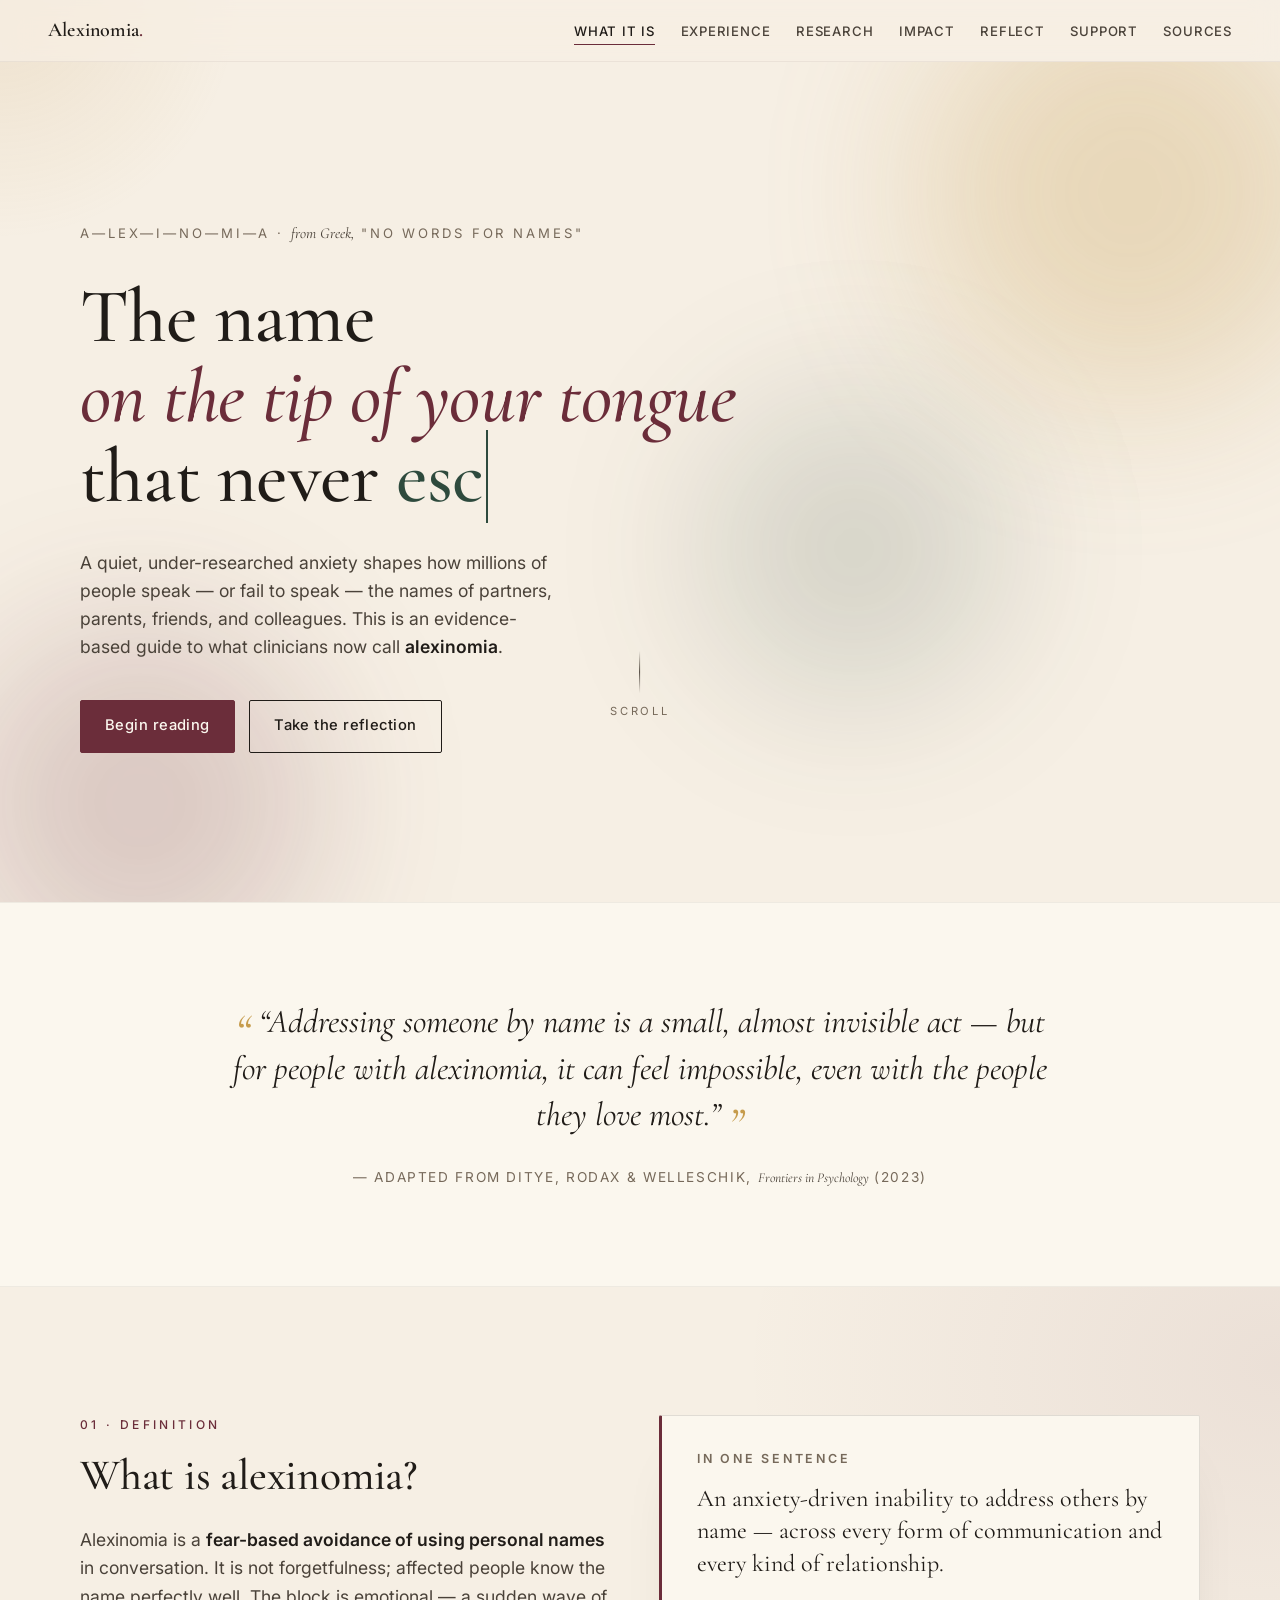
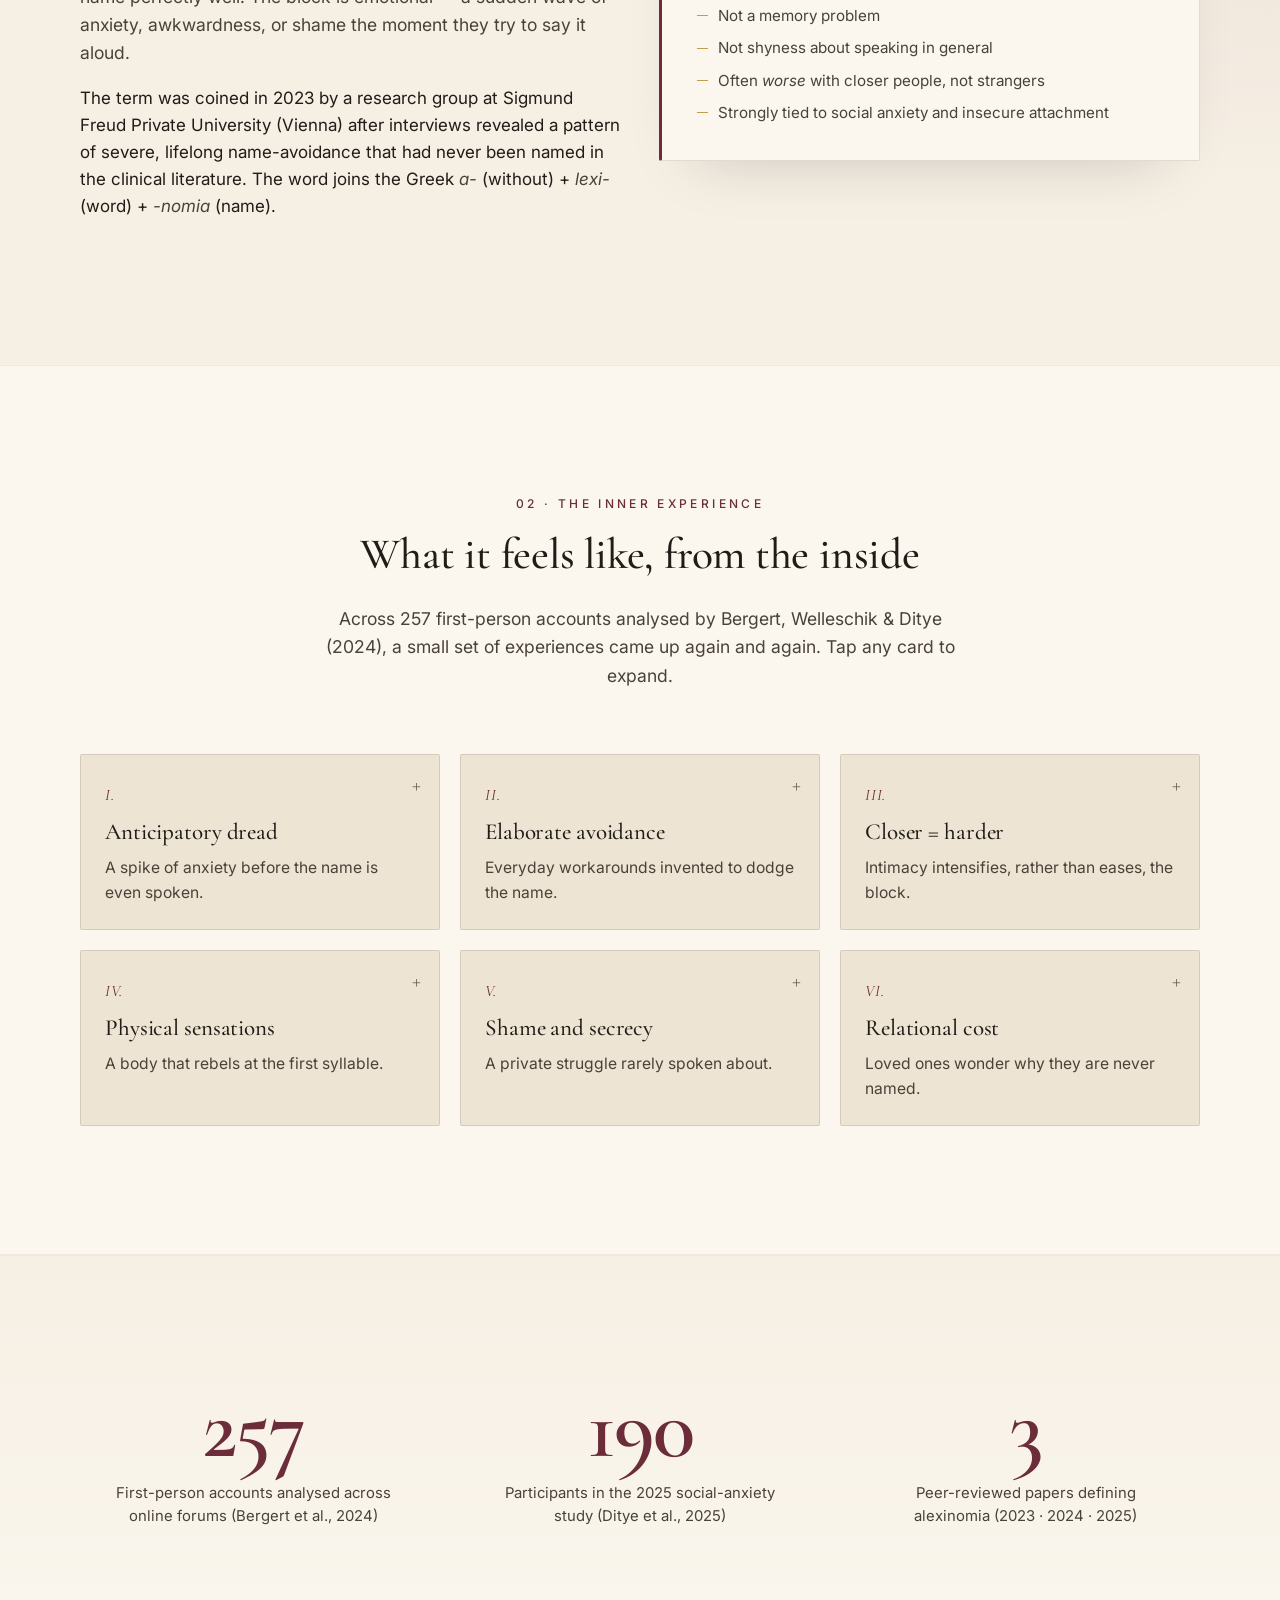
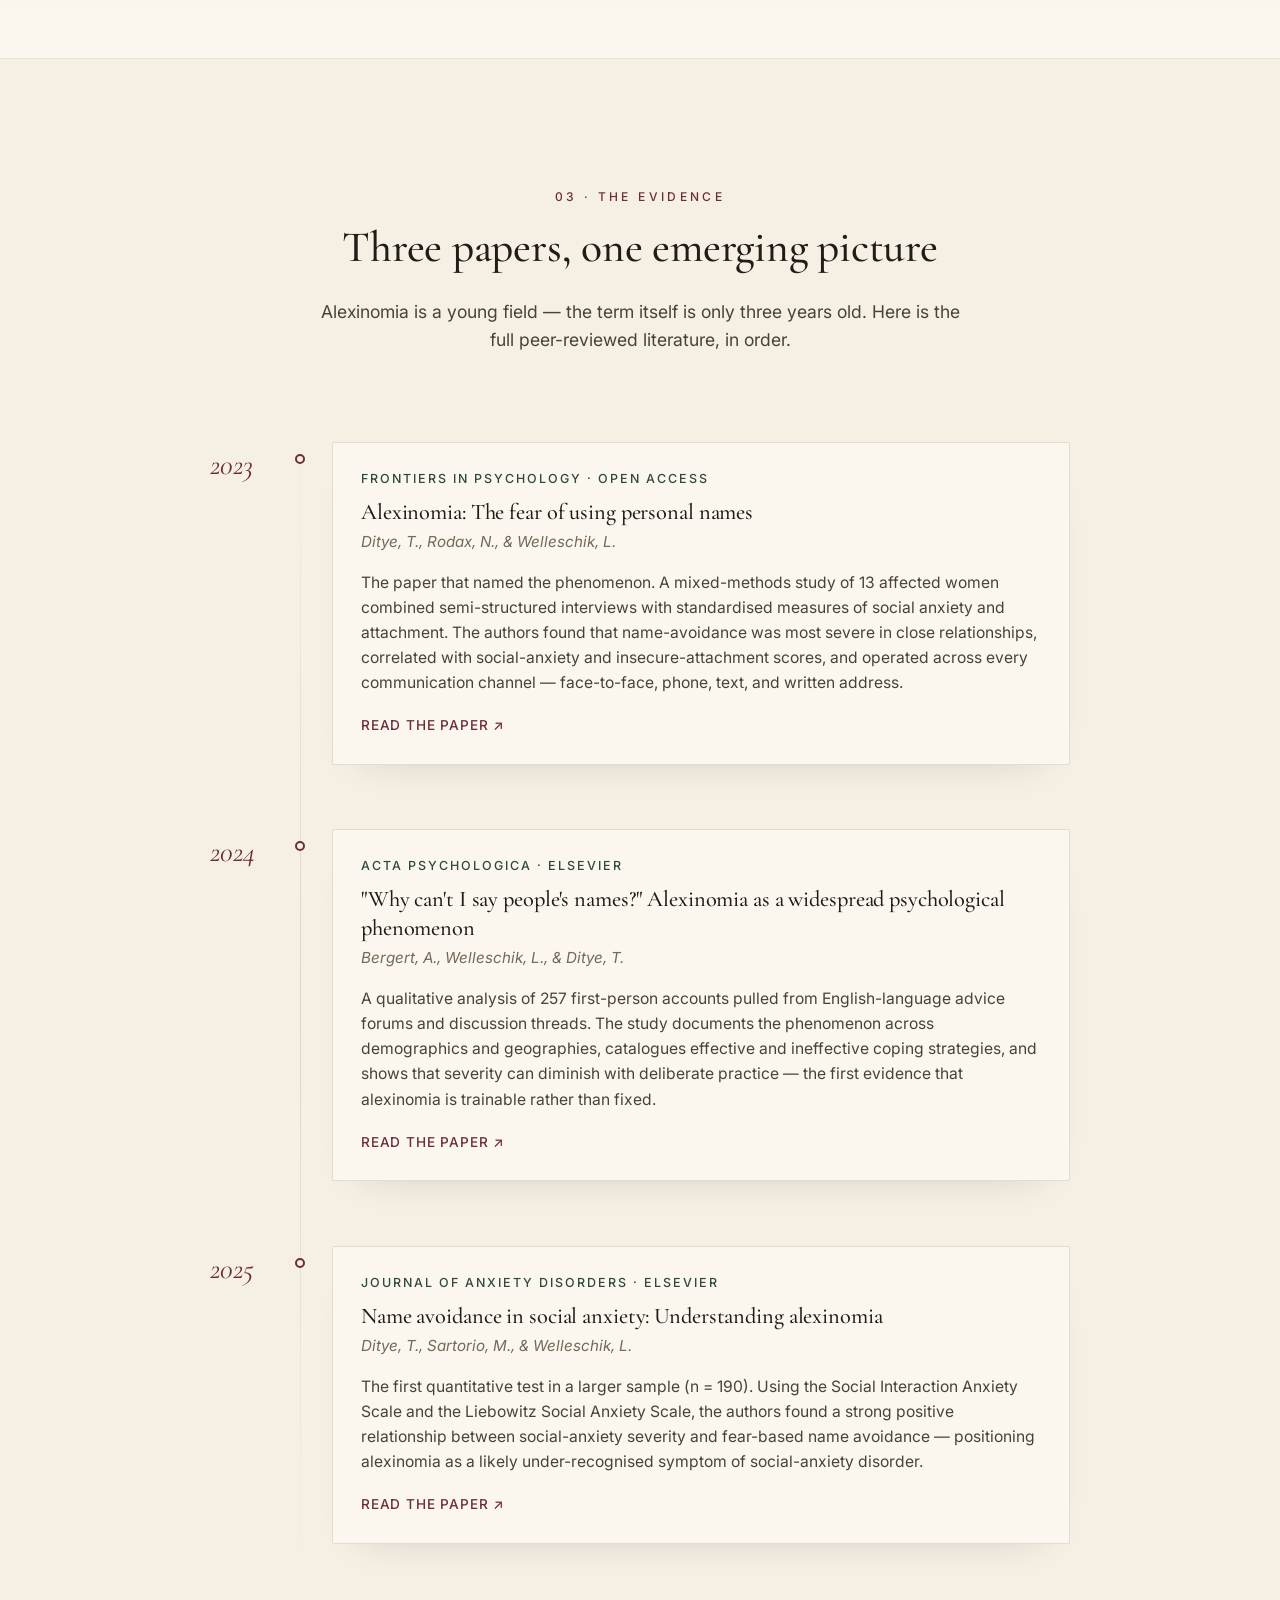
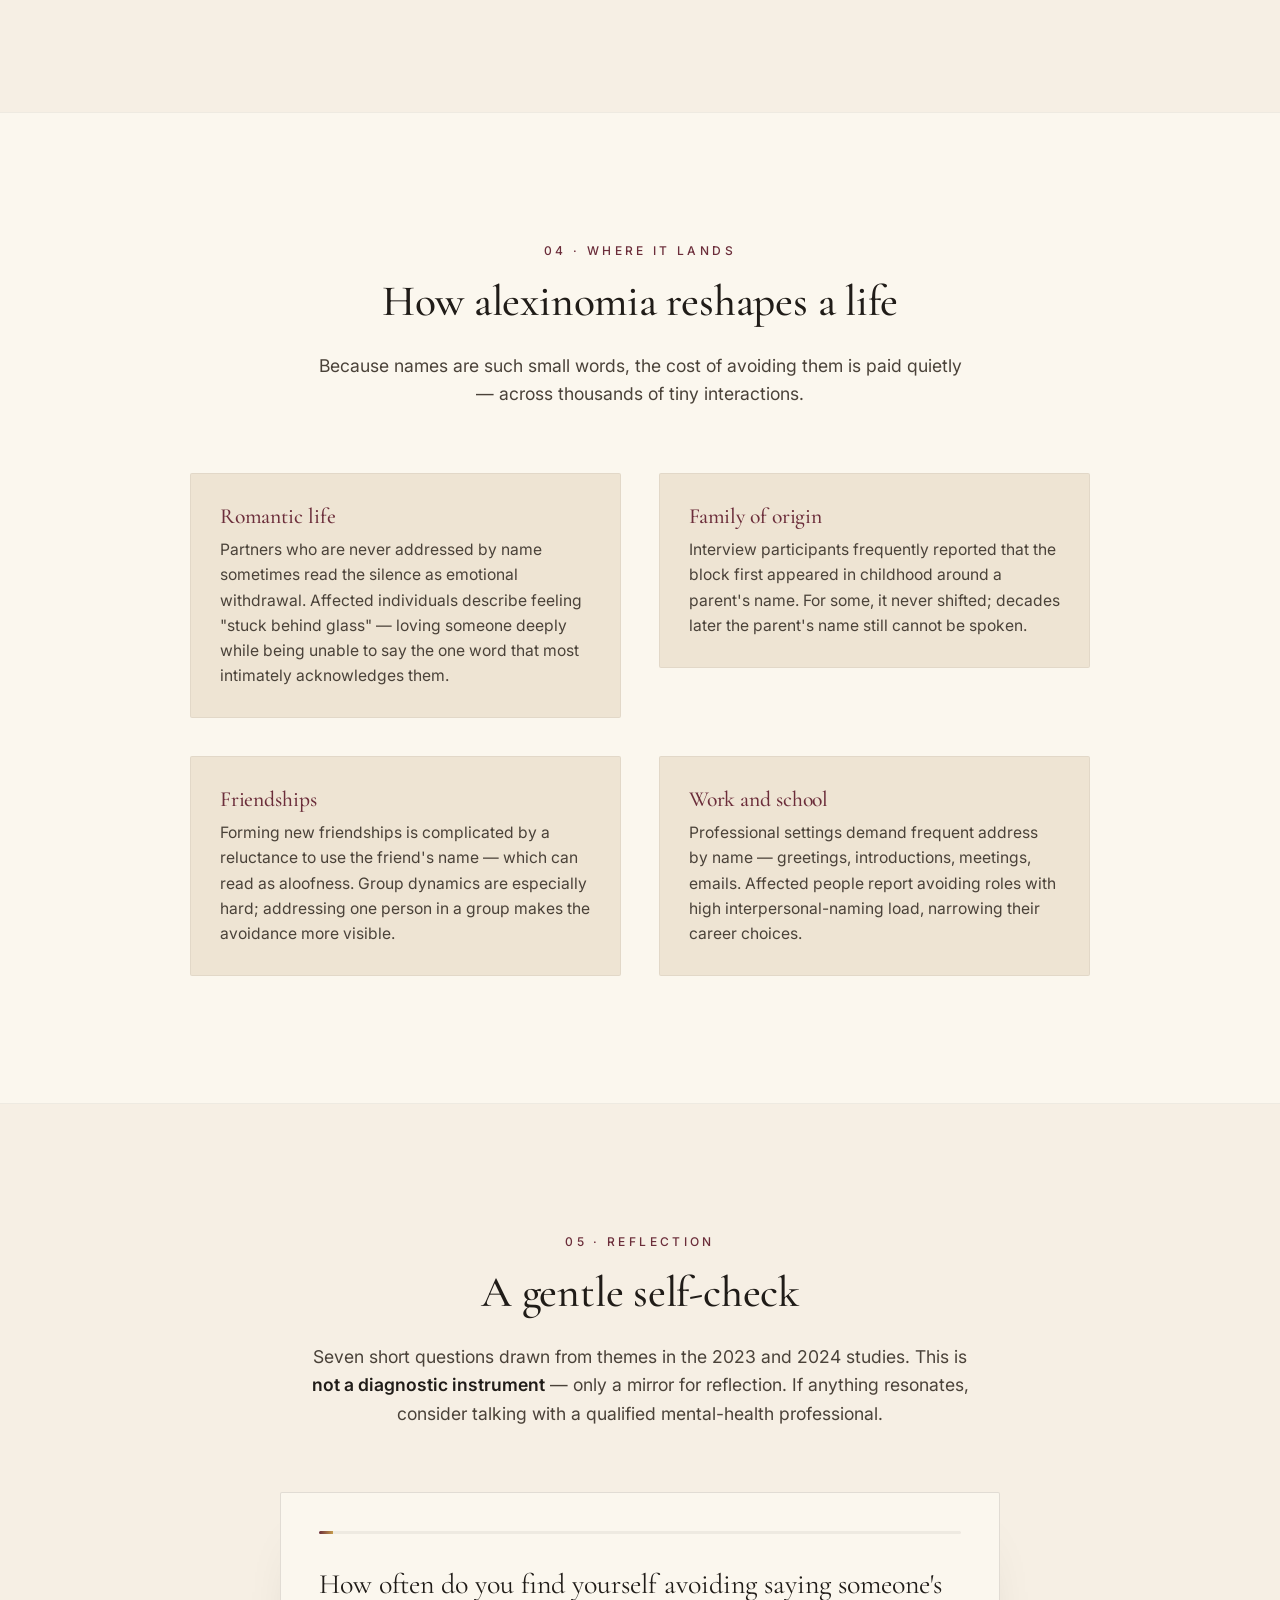
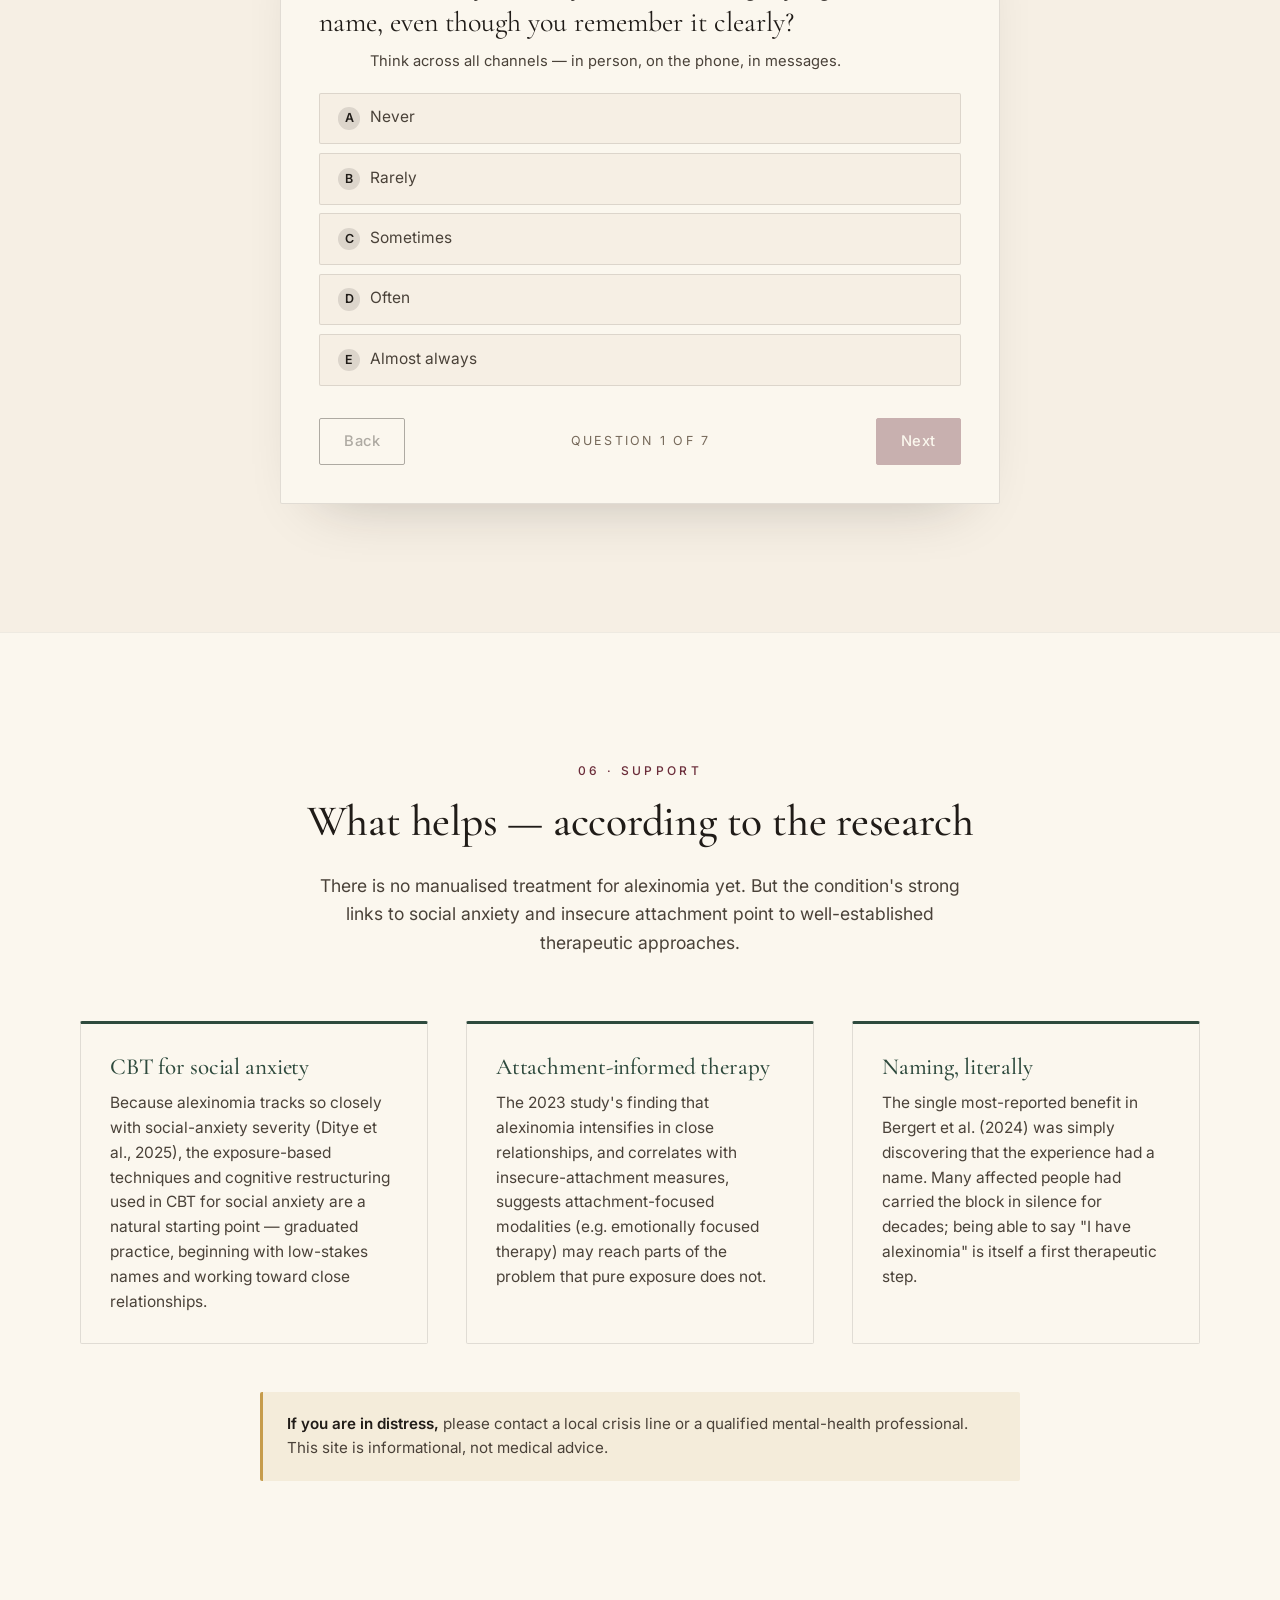
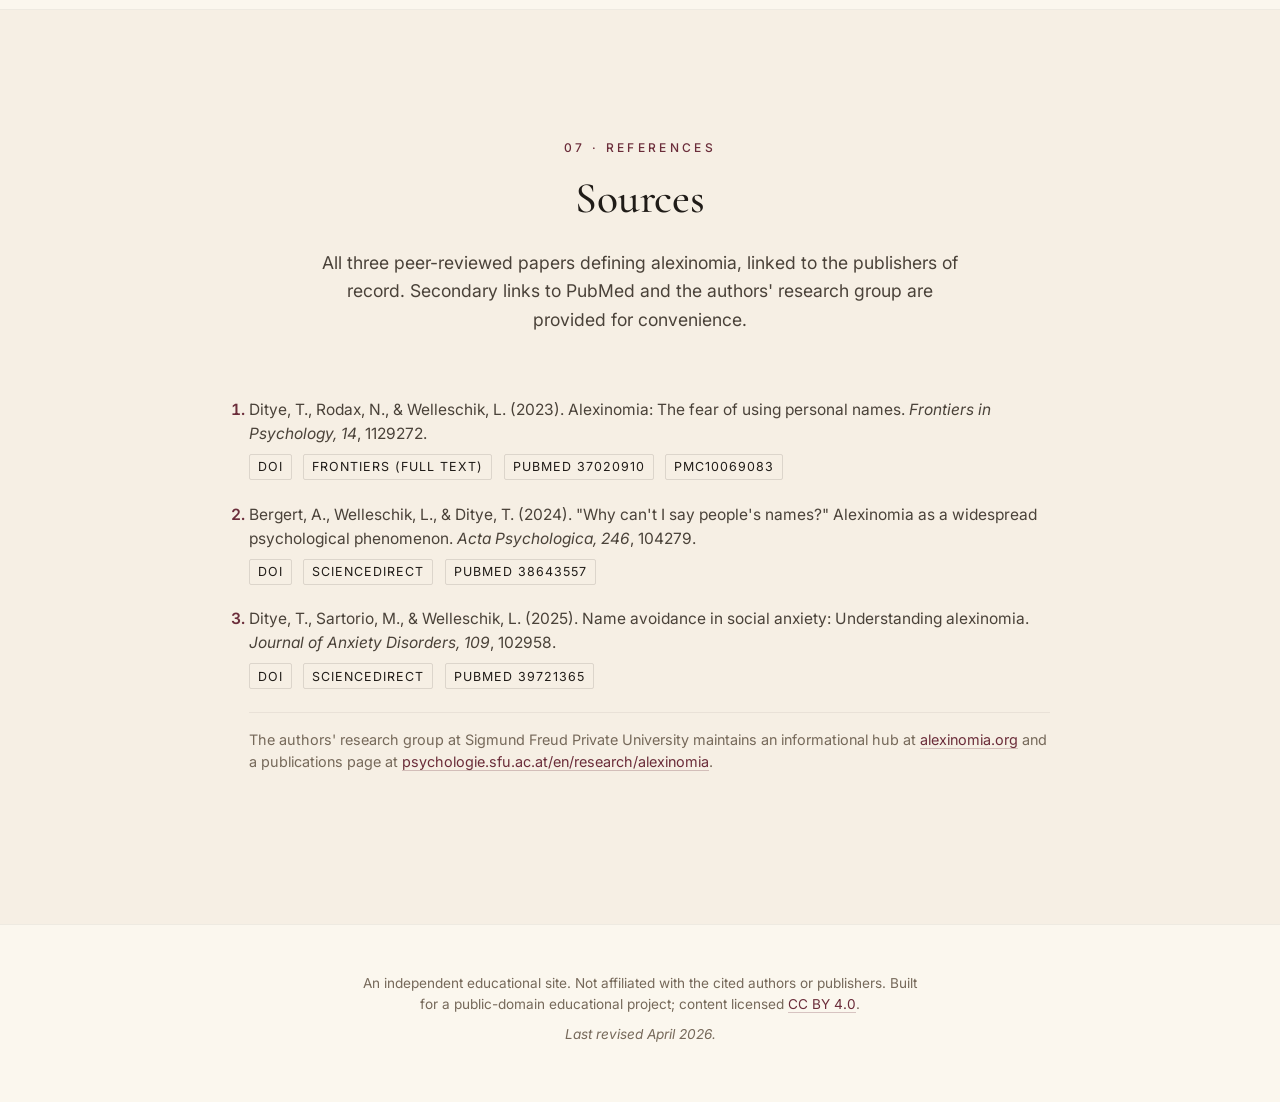
<file: index.html>
<!doctype html>
<html lang="en">
<head>
  <meta charset="utf-8" />
  <meta name="viewport" content="width=device-width, initial-scale=1" />
  <title>Alexinomia — The Unspoken Name</title>
  <meta name="description" content="An immersive, evidence-based guide to alexinomia: the anxiety-driven inability to use personal names. Grounded in peer-reviewed research from Ditye, Bergert, Rodax, Welleschik, and colleagues (2023–2025)." />
  <link rel="preconnect" href="https://fonts.googleapis.com" />
  <link rel="preconnect" href="https://fonts.gstatic.com" crossorigin />
  <link href="https://fonts.googleapis.com/css2?family=Cormorant+Garamond:ital,wght@0,400;0,500;0,600;0,700;1,400;1,500&family=Inter:wght@300;400;500;600;700&display=swap" rel="stylesheet" />
  <link rel="stylesheet" href="style.css" />
</head>
<body>

<div class="cursor-glow" aria-hidden="true"></div>

<nav class="topnav" id="topnav">
  <a href="#top" class="brand">Alexinomia<span class="brand-dot">.</span></a>
  <ul class="nav-links">
    <li><a href="#what">What it is</a></li>
    <li><a href="#experience">Experience</a></li>
    <li><a href="#research">Research</a></li>
    <li><a href="#impact">Impact</a></li>
    <li><a href="#reflect">Reflect</a></li>
    <li><a href="#help">Support</a></li>
    <li><a href="#refs">Sources</a></li>
  </ul>
  <button class="nav-toggle" aria-label="Toggle menu" aria-expanded="false">
    <span></span><span></span><span></span>
  </button>
</nav>

<header class="hero" id="top">
  <div class="hero-orbs" aria-hidden="true">
    <span class="orb orb-a"></span>
    <span class="orb orb-b"></span>
    <span class="orb orb-c"></span>
  </div>
  <div class="hero-inner">
    <p class="eyebrow">a—lex—i—no—mi—a · <em>from Greek,</em> "no words for names"</p>
    <h1 class="hero-title">
      <span class="line">The name</span>
      <span class="line stroke">on the tip of your tongue</span>
      <span class="line">that never<span class="cursor" aria-hidden="true"></span> <span id="typer"></span></span>
    </h1>
    <p class="hero-sub">
      A quiet, under-researched anxiety shapes how millions of people speak — or fail to speak —
      the names of partners, parents, friends, and colleagues. This is an evidence-based guide to
      what clinicians now call <strong>alexinomia</strong>.
    </p>
    <div class="hero-cta">
      <a class="btn btn-primary" href="#what">Begin reading</a>
      <a class="btn btn-ghost" href="#reflect">Take the reflection</a>
    </div>
    <div class="hero-scroll" aria-hidden="true">
      <span class="scroll-line"></span>
      <span class="scroll-label">scroll</span>
    </div>
  </div>
</header>

<section class="pullquote reveal">
  <blockquote>
    <p>“Addressing someone by name is a small, almost invisible act — but for people with alexinomia, it can feel impossible, even with the people they love most.”</p>
    <cite>— adapted from Ditye, Rodax &amp; Welleschik, <em>Frontiers in Psychology</em> (2023)</cite>
  </blockquote>
</section>

<section class="section" id="what">
  <div class="grid two">
    <div class="reveal">
      <p class="section-kicker">01 · Definition</p>
      <h2 class="section-title">What is alexinomia?</h2>
      <p class="lede">
        Alexinomia is a <strong>fear-based avoidance of using personal names</strong> in
        conversation. It is not forgetfulness; affected people know the name perfectly well.
        The block is emotional — a sudden wave of anxiety, awkwardness, or shame the moment
        they try to say it aloud.
      </p>
      <p>
        The term was coined in 2023 by a research group at Sigmund Freud Private University
        (Vienna) after interviews revealed a pattern of severe, lifelong name-avoidance that
        had never been named in the clinical literature. The word joins the Greek
        <em>a-</em> (without) + <em>lexi-</em> (word) + <em>-nomia</em> (name).
      </p>
    </div>
    <div class="definition-card reveal">
      <h3>In one sentence</h3>
      <p class="big">
        An anxiety-driven inability to address others by name — across every form of
        communication and every kind of relationship.
      </p>
      <ul class="bullets">
        <li>Not a memory problem</li>
        <li>Not shyness about speaking in general</li>
        <li>Often <em>worse</em> with closer people, not strangers</li>
        <li>Strongly tied to social anxiety and insecure attachment</li>
      </ul>
    </div>
  </div>
</section>

<section class="section section-muted" id="experience">
  <div class="section-head reveal">
    <p class="section-kicker">02 · The inner experience</p>
    <h2 class="section-title">What it feels like, from the inside</h2>
    <p class="lede">
      Across 257 first-person accounts analysed by Bergert, Welleschik &amp; Ditye (2024),
      a small set of experiences came up again and again. Tap any card to expand.
    </p>
  </div>

  <ul class="feature-cards">
    <li class="fcard reveal" tabindex="0">
      <span class="fcard-num">I.</span>
      <h3>Anticipatory dread</h3>
      <p class="fcard-short">A spike of anxiety before the name is even spoken.</p>
      <p class="fcard-long">
        Affected individuals describe rehearsing the name in their head, scripting the
        sentence, then freezing at the last moment. The dread is not about saying the
        <em>wrong</em> name — it is about the act of naming itself.
      </p>
    </li>
    <li class="fcard reveal" tabindex="0">
      <span class="fcard-num">II.</span>
      <h3>Elaborate avoidance</h3>
      <p class="fcard-short">Everyday workarounds invented to dodge the name.</p>
      <p class="fcard-long">
        "Hey you," "excuse me," waving, texting instead of calling, waiting to make eye
        contact before speaking. Some people avoid partners' names for years — one
        participant reported never saying her husband's name in fifteen years of marriage.
      </p>
    </li>
    <li class="fcard reveal" tabindex="0">
      <span class="fcard-num">III.</span>
      <h3>Closer = harder</h3>
      <p class="fcard-short">Intimacy intensifies, rather than eases, the block.</p>
      <p class="fcard-long">
        Counter-intuitively, alexinomia is typically most severe with partners, parents,
        and close friends. Strangers and acquaintances are sometimes easier — a pattern
        that points to attachment-related vulnerability rather than general social fear.
      </p>
    </li>
    <li class="fcard reveal" tabindex="0">
      <span class="fcard-num">IV.</span>
      <h3>Physical sensations</h3>
      <p class="fcard-short">A body that rebels at the first syllable.</p>
      <p class="fcard-long">
        Tight throat, held breath, flushed face, racing heart, a sense of the name
        "sticking" in the mouth. Several accounts describe the feeling as physically
        catching the name before it leaves the lips.
      </p>
    </li>
    <li class="fcard reveal" tabindex="0">
      <span class="fcard-num">V.</span>
      <h3>Shame and secrecy</h3>
      <p class="fcard-short">A private struggle rarely spoken about.</p>
      <p class="fcard-long">
        Because the behaviour looks trivial from the outside, most affected people have
        never told anyone. Many first recognise themselves only when they stumble on
        someone else's account — one reason alexinomia was invisible in the literature
        for so long.
      </p>
    </li>
    <li class="fcard reveal" tabindex="0">
      <span class="fcard-num">VI.</span>
      <h3>Relational cost</h3>
      <p class="fcard-short">Loved ones wonder why they are never named.</p>
      <p class="fcard-long">
        Partners and parents sometimes interpret the avoidance as coldness or rejection.
        The 2023 interview study found this misreading to be one of the most painful
        downstream consequences of the condition.
      </p>
    </li>
  </ul>
</section>

<section class="section stats-band">
  <div class="grid three">
    <div class="stat reveal">
      <span class="stat-num" data-target="257">0</span>
      <p class="stat-label">First-person accounts analysed across online forums (Bergert et al., 2024)</p>
    </div>
    <div class="stat reveal">
      <span class="stat-num" data-target="190">0</span>
      <p class="stat-label">Participants in the 2025 social-anxiety study (Ditye et al., 2025)</p>
    </div>
    <div class="stat reveal">
      <span class="stat-num" data-target="3">0</span>
      <p class="stat-label">Peer-reviewed papers defining alexinomia (2023 · 2024 · 2025)</p>
    </div>
  </div>
</section>

<section class="section" id="research">
  <div class="section-head reveal">
    <p class="section-kicker">03 · The evidence</p>
    <h2 class="section-title">Three papers, one emerging picture</h2>
    <p class="lede">
      Alexinomia is a young field — the term itself is only three years old. Here is the
      full peer-reviewed literature, in order.
    </p>
  </div>

  <ol class="timeline">
    <li class="t-item reveal">
      <div class="t-year">2023</div>
      <div class="t-body">
        <p class="t-journal">Frontiers in Psychology · open access</p>
        <h3 class="t-title">Alexinomia: The fear of using personal names</h3>
        <p class="t-authors">Ditye, T., Rodax, N., &amp; Welleschik, L.</p>
        <p class="t-summary">
          The paper that named the phenomenon. A mixed-methods study of 13 affected
          women combined semi-structured interviews with standardised measures of social
          anxiety and attachment. The authors found that name-avoidance was most severe
          in close relationships, correlated with social-anxiety and insecure-attachment
          scores, and operated across every communication channel — face-to-face, phone,
          text, and written address.
        </p>
        <a class="t-link" href="https://doi.org/10.3389/fpsyg.2023.1129272" target="_blank" rel="noopener">Read the paper ↗</a>
      </div>
    </li>

    <li class="t-item reveal">
      <div class="t-year">2024</div>
      <div class="t-body">
        <p class="t-journal">Acta Psychologica · Elsevier</p>
        <h3 class="t-title">"Why can't I say people's names?" Alexinomia as a widespread psychological phenomenon</h3>
        <p class="t-authors">Bergert, A., Welleschik, L., &amp; Ditye, T.</p>
        <p class="t-summary">
          A qualitative analysis of 257 first-person accounts pulled from English-language
          advice forums and discussion threads. The study documents the phenomenon across
          demographics and geographies, catalogues effective and ineffective coping
          strategies, and shows that severity can diminish with deliberate practice — the
          first evidence that alexinomia is trainable rather than fixed.
        </p>
        <a class="t-link" href="https://doi.org/10.1016/j.actpsy.2024.104279" target="_blank" rel="noopener">Read the paper ↗</a>
      </div>
    </li>

    <li class="t-item reveal">
      <div class="t-year">2025</div>
      <div class="t-body">
        <p class="t-journal">Journal of Anxiety Disorders · Elsevier</p>
        <h3 class="t-title">Name avoidance in social anxiety: Understanding alexinomia</h3>
        <p class="t-authors">Ditye, T., Sartorio, M., &amp; Welleschik, L.</p>
        <p class="t-summary">
          The first quantitative test in a larger sample (n = 190). Using the Social
          Interaction Anxiety Scale and the Liebowitz Social Anxiety Scale, the authors
          found a strong positive relationship between social-anxiety severity and
          fear-based name avoidance — positioning alexinomia as a likely under-recognised
          symptom of social-anxiety disorder.
        </p>
        <a class="t-link" href="https://doi.org/10.1016/j.janxdis.2024.102958" target="_blank" rel="noopener">Read the paper ↗</a>
      </div>
    </li>
  </ol>
</section>

<section class="section section-muted" id="impact">
  <div class="section-head reveal">
    <p class="section-kicker">04 · Where it lands</p>
    <h2 class="section-title">How alexinomia reshapes a life</h2>
    <p class="lede">
      Because names are such small words, the cost of avoiding them is paid quietly —
      across thousands of tiny interactions.
    </p>
  </div>

  <div class="grid two impact-grid">
    <article class="impact reveal">
      <h3>Romantic life</h3>
      <p>
        Partners who are never addressed by name sometimes read the silence as
        emotional withdrawal. Affected individuals describe feeling "stuck behind glass" —
        loving someone deeply while being unable to say the one word that most intimately
        acknowledges them.
      </p>
    </article>
    <article class="impact reveal">
      <h3>Family of origin</h3>
      <p>
        Interview participants frequently reported that the block first appeared in
        childhood around a parent's name. For some, it never shifted; decades later the
        parent's name still cannot be spoken.
      </p>
    </article>
    <article class="impact reveal">
      <h3>Friendships</h3>
      <p>
        Forming new friendships is complicated by a reluctance to use the friend's name
        — which can read as aloofness. Group dynamics are especially hard; addressing
        one person in a group makes the avoidance more visible.
      </p>
    </article>
    <article class="impact reveal">
      <h3>Work and school</h3>
      <p>
        Professional settings demand frequent address by name — greetings, introductions,
        meetings, emails. Affected people report avoiding roles with high
        interpersonal-naming load, narrowing their career choices.
      </p>
    </article>
  </div>
</section>

<section class="section" id="reflect">
  <div class="section-head reveal">
    <p class="section-kicker">05 · Reflection</p>
    <h2 class="section-title">A gentle self-check</h2>
    <p class="lede">
      Seven short questions drawn from themes in the 2023 and 2024 studies. This is
      <strong>not a diagnostic instrument</strong> — only a mirror for reflection. If
      anything resonates, consider talking with a qualified mental-health professional.
    </p>
  </div>

  <div class="quiz reveal" id="quiz">
    <div class="quiz-progress"><span class="quiz-progress-bar" id="quizBar"></span></div>
    <div class="quiz-stage" id="quizStage">
      <!-- injected by script.js -->
    </div>
    <div class="quiz-foot">
      <button class="btn btn-ghost" id="quizBack" disabled>Back</button>
      <span class="quiz-count" id="quizCount">Question 1 of 7</span>
      <button class="btn btn-primary" id="quizNext" disabled>Next</button>
    </div>
  </div>
</section>

<section class="section section-muted" id="help">
  <div class="section-head reveal">
    <p class="section-kicker">06 · Support</p>
    <h2 class="section-title">What helps — according to the research</h2>
    <p class="lede">
      There is no manualised treatment for alexinomia yet. But the condition's strong
      links to social anxiety and insecure attachment point to well-established
      therapeutic approaches.
    </p>
  </div>

  <div class="grid three">
    <article class="support reveal">
      <h3>CBT for social anxiety</h3>
      <p>
        Because alexinomia tracks so closely with social-anxiety severity (Ditye et al.,
        2025), the exposure-based techniques and cognitive restructuring used in CBT for
        social anxiety are a natural starting point — graduated practice, beginning with
        low-stakes names and working toward close relationships.
      </p>
    </article>
    <article class="support reveal">
      <h3>Attachment-informed therapy</h3>
      <p>
        The 2023 study's finding that alexinomia intensifies in close relationships, and
        correlates with insecure-attachment measures, suggests attachment-focused
        modalities (e.g. emotionally focused therapy) may reach parts of the problem
        that pure exposure does not.
      </p>
    </article>
    <article class="support reveal">
      <h3>Naming, literally</h3>
      <p>
        The single most-reported benefit in Bergert et al. (2024) was simply discovering
        that the experience had a name. Many affected people had carried the block in
        silence for decades; being able to say "I have alexinomia" is itself a first
        therapeutic step.
      </p>
    </article>
  </div>

  <div class="callout reveal">
    <strong>If you are in distress,</strong> please contact a local crisis line or a
    qualified mental-health professional. This site is informational, not medical
    advice.
  </div>
</section>

<section class="section" id="refs">
  <div class="section-head reveal">
    <p class="section-kicker">07 · References</p>
    <h2 class="section-title">Sources</h2>
    <p class="lede">
      All three peer-reviewed papers defining alexinomia, linked to the publishers of
      record. Secondary links to PubMed and the authors' research group are provided
      for convenience.
    </p>
  </div>

  <ol class="refs reveal">
    <li>
      Ditye, T., Rodax, N., &amp; Welleschik, L. (2023). Alexinomia: The fear of using
      personal names. <em>Frontiers in Psychology, 14</em>, 1129272.
      <div class="ref-links">
        <a href="https://doi.org/10.3389/fpsyg.2023.1129272" target="_blank" rel="noopener">DOI</a>
        <a href="https://www.frontiersin.org/journals/psychology/articles/10.3389/fpsyg.2023.1129272/full" target="_blank" rel="noopener">Frontiers (full text)</a>
        <a href="https://pubmed.ncbi.nlm.nih.gov/37020910/" target="_blank" rel="noopener">PubMed 37020910</a>
        <a href="https://pmc.ncbi.nlm.nih.gov/articles/PMC10069083/" target="_blank" rel="noopener">PMC10069083</a>
      </div>
    </li>
    <li>
      Bergert, A., Welleschik, L., &amp; Ditye, T. (2024). "Why can't I say people's
      names?" Alexinomia as a widespread psychological phenomenon.
      <em>Acta Psychologica, 246</em>, 104279.
      <div class="ref-links">
        <a href="https://doi.org/10.1016/j.actpsy.2024.104279" target="_blank" rel="noopener">DOI</a>
        <a href="https://www.sciencedirect.com/science/article/pii/S0001691824001562" target="_blank" rel="noopener">ScienceDirect</a>
        <a href="https://pubmed.ncbi.nlm.nih.gov/38643557/" target="_blank" rel="noopener">PubMed 38643557</a>
      </div>
    </li>
    <li>
      Ditye, T., Sartorio, M., &amp; Welleschik, L. (2025). Name avoidance in social
      anxiety: Understanding alexinomia. <em>Journal of Anxiety Disorders, 109</em>,
      102958.
      <div class="ref-links">
        <a href="https://doi.org/10.1016/j.janxdis.2024.102958" target="_blank" rel="noopener">DOI</a>
        <a href="https://www.sciencedirect.com/science/article/pii/S0887618524001348" target="_blank" rel="noopener">ScienceDirect</a>
        <a href="https://pubmed.ncbi.nlm.nih.gov/39721365/" target="_blank" rel="noopener">PubMed 39721365</a>
      </div>
    </li>
    <li class="ref-aux">
      The authors' research group at Sigmund Freud Private University maintains an
      informational hub at
      <a href="https://alexinomia.org/" target="_blank" rel="noopener">alexinomia.org</a>
      and a publications page at
      <a href="https://psychologie.sfu.ac.at/en/research/alexinomia/" target="_blank" rel="noopener">psychologie.sfu.ac.at/en/research/alexinomia</a>.
    </li>
  </ol>
</section>

<footer class="foot">
  <p>
    An independent educational site. Not affiliated with the cited authors or
    publishers. Built for a public-domain educational project; content licensed
    <a href="https://creativecommons.org/licenses/by/4.0/" target="_blank" rel="noopener">CC BY 4.0</a>.
  </p>
  <p class="foot-meta">Last revised <time datetime="2026-04-19">April 2026</time>.</p>
</footer>

<script src="script.js"></script>
</body>
</html>
</file>
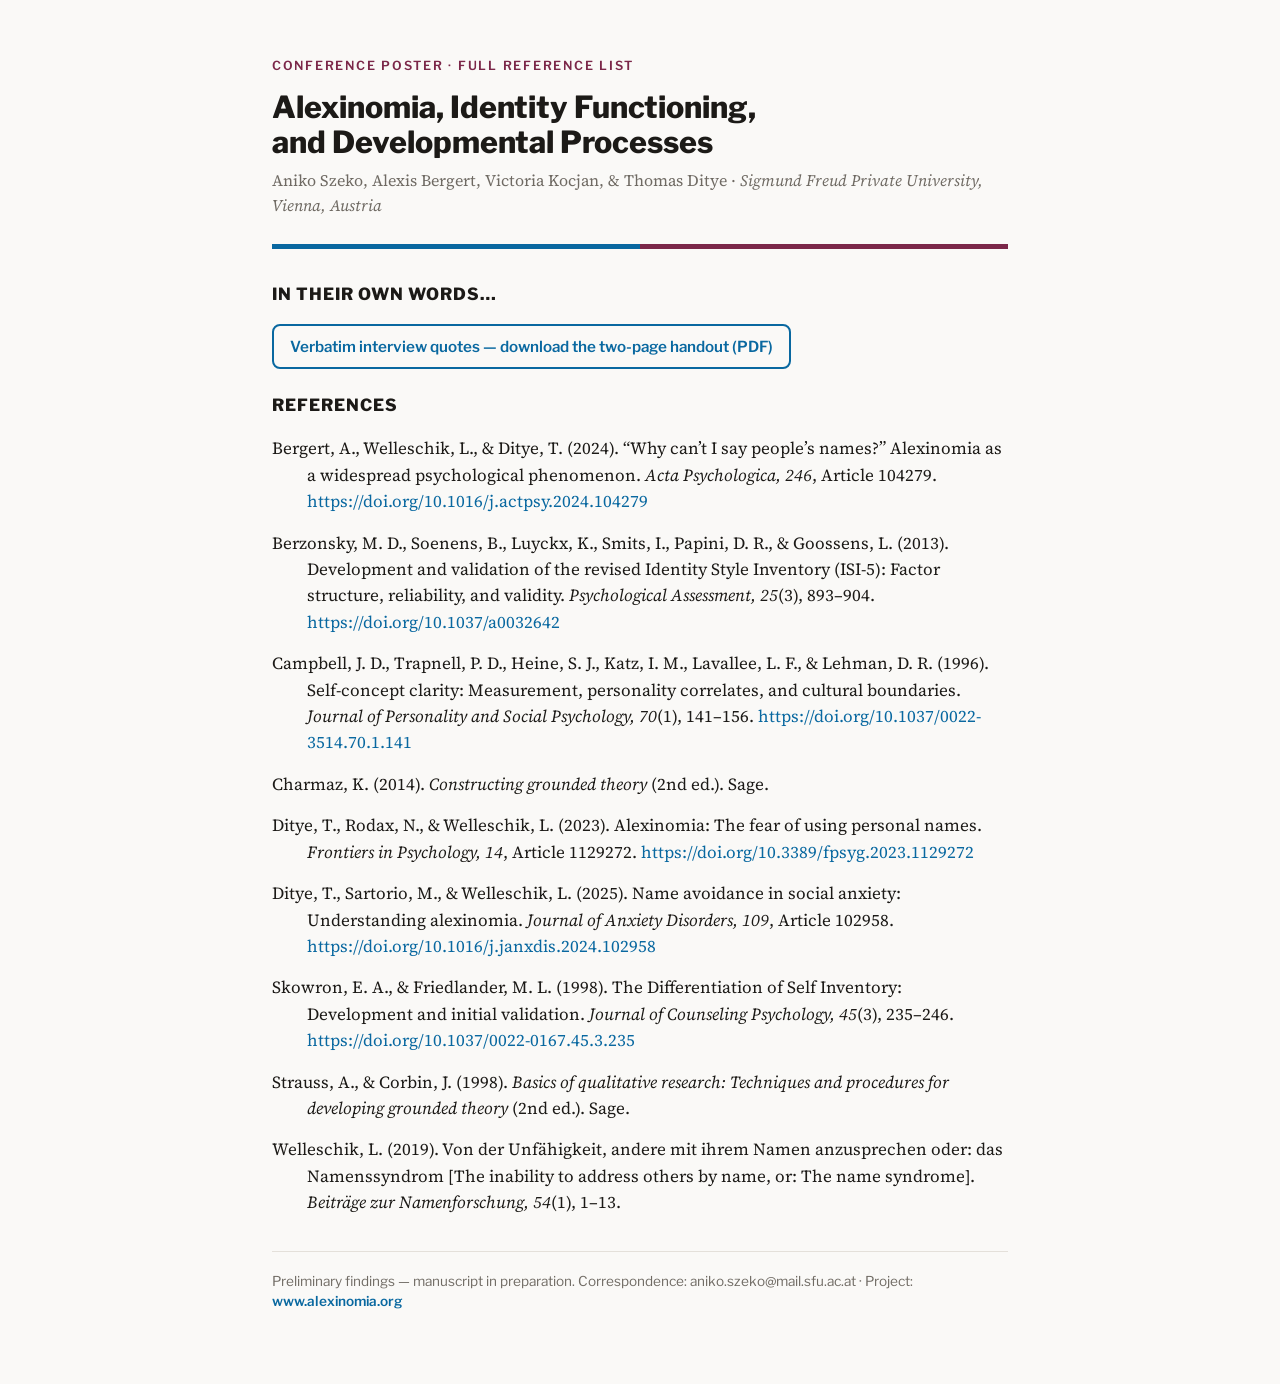
<file: poster-references.html>
<!doctype html>
<html lang="en">
<head>
<meta charset="utf-8">
<meta name="viewport" content="width=device-width, initial-scale=1">
<title>Alexinomia Poster References</title>
<link rel="stylesheet" href="https://fonts.googleapis.com/css2?family=Libre+Franklin:wght@500;600;800&family=Source+Serif+4:ital,opsz,wght@0,8..60,400;0,8..60,600;1,8..60,400&display=swap">
<style>
  :root {
    --bg: #faf9f7; --ink: #1c1a17; --muted: #6f6a63;
    --burg: #7b2749; --blue: #0968a0; --rule: #e4e0da;
  }
  @media (prefers-color-scheme: dark) {
    :root:not([data-theme="light"]) {
      --bg: #191715; --ink: #ece9e4; --muted: #a39d94;
      --burg: #c9738f; --blue: #64aed6; --rule: #38342f;
    }
  }
  :root[data-theme="dark"] {
    --bg: #191715; --ink: #ece9e4; --muted: #a39d94;
    --burg: #c9738f; --blue: #64aed6; --rule: #38342f;
  }
  body { background: var(--bg); color: var(--ink); font-family: 'Source Serif 4', Georgia, serif;
         font-size: 17px; line-height: 1.55; }
  .wrap { max-width: 46rem; margin: 0 auto; padding: 3rem 1.4rem 4rem; }
  .eyebrow { font-family: 'Libre Franklin', 'Helvetica Neue', Arial, sans-serif; font-size: .78rem;
             font-weight: 600; letter-spacing: .14em; text-transform: uppercase; color: var(--burg); margin: 0 0 .9rem; }
  h1 { font-family: 'Libre Franklin', 'Helvetica Neue', Arial, sans-serif; font-weight: 800;
       font-size: 1.9rem; line-height: 1.15; margin: 0 0 .55rem; text-wrap: balance; }
  .authors { margin: 0; color: var(--muted); font-size: 1rem; }
  .authors em { font-style: italic; }
  .band { display: flex; height: 5px; margin: 1.6rem 0 2rem; }
  .band span:first-child { flex: 1; background: var(--blue); }
  .band span:last-child { flex: 1; background: var(--burg); }
  h2 { font-family: 'Libre Franklin', 'Helvetica Neue', Arial, sans-serif; font-weight: 800;
       font-size: 1.05rem; letter-spacing: .06em; text-transform: uppercase; margin: 0 0 1.1rem; }
  ol.refs { list-style: none; margin: 0; padding: 0; display: flex; flex-direction: column; gap: .95rem; }
  ol.refs li { padding-left: 2.2rem; text-indent: -2.2rem; }
  ol.refs em { font-style: italic; }
  a { color: var(--blue); text-decoration: none; overflow-wrap: anywhere; }
  a:hover { text-decoration: underline; }
  .note { margin: 2.2rem 0 0; padding-top: 1.2rem; border-top: 1px solid var(--rule);
          font-family: 'Libre Franklin', 'Helvetica Neue', Arial, sans-serif; font-size: .85rem;
          color: var(--muted); line-height: 1.5; }
  .note a { font-weight: 600; }
</style>
</head>
<body>
<div class="wrap">
  <p class="eyebrow">Conference poster · Full reference list</p>
  <h1>Alexinomia, Identity Functioning, and Developmental Processes</h1>
  <p class="authors">Aniko Szeko, Alexis Bergert, Victoria Kocjan, &amp; Thomas Ditye · <em>Sigmund Freud Private University, Vienna, Austria</em></p>
  <div class="band"><span></span><span></span></div>
  <h2>In Their Own Words&#8230;</h2>
  <p style="margin:0 0 1.4rem">
    <a href="Alexinomia_Quotes_Handout_A4.pdf" style="display:inline-block;border:2px solid var(--blue);border-radius:8px;padding:.55rem 1rem;font-family:'Libre Franklin','Helvetica Neue',Arial,sans-serif;font-weight:600;font-size:.95rem">
      Verbatim interview quotes — download the two-page handout (PDF)</a>
  </p>
  <h2>References</h2>
  <ol class="refs">
    <li>Bergert, A., Welleschik, L., &amp; Ditye, T. (2024). “Why can’t I say people’s names?” Alexinomia as a widespread psychological phenomenon. <em>Acta Psychologica, 246</em>, Article 104279. <a href="https://doi.org/10.1016/j.actpsy.2024.104279">https://doi.org/10.1016/j.actpsy.2024.104279</a></li>
    <li>Berzonsky, M. D., Soenens, B., Luyckx, K., Smits, I., Papini, D. R., &amp; Goossens, L. (2013). Development and validation of the revised Identity Style Inventory (ISI-5): Factor structure, reliability, and validity. <em>Psychological Assessment, 25</em>(3), 893–904. <a href="https://doi.org/10.1037/a0032642">https://doi.org/10.1037/a0032642</a></li>
    <li>Campbell, J. D., Trapnell, P. D., Heine, S. J., Katz, I. M., Lavallee, L. F., &amp; Lehman, D. R. (1996). Self-concept clarity: Measurement, personality correlates, and cultural boundaries. <em>Journal of Personality and Social Psychology, 70</em>(1), 141–156. <a href="https://doi.org/10.1037/0022-3514.70.1.141">https://doi.org/10.1037/0022-3514.70.1.141</a></li>
    <li>Charmaz, K. (2014). <em>Constructing grounded theory</em> (2nd ed.). Sage.</li>
    <li>Ditye, T., Rodax, N., &amp; Welleschik, L. (2023). Alexinomia: The fear of using personal names. <em>Frontiers in Psychology, 14</em>, Article 1129272. <a href="https://doi.org/10.3389/fpsyg.2023.1129272">https://doi.org/10.3389/fpsyg.2023.1129272</a></li>
    <li>Ditye, T., Sartorio, M., &amp; Welleschik, L. (2025). Name avoidance in social anxiety: Understanding alexinomia. <em>Journal of Anxiety Disorders, 109</em>, Article 102958. <a href="https://doi.org/10.1016/j.janxdis.2024.102958">https://doi.org/10.1016/j.janxdis.2024.102958</a></li>
    <li>Skowron, E. A., &amp; Friedlander, M. L. (1998). The Differentiation of Self Inventory: Development and initial validation. <em>Journal of Counseling Psychology, 45</em>(3), 235–246. <a href="https://doi.org/10.1037/0022-0167.45.3.235">https://doi.org/10.1037/0022-0167.45.3.235</a></li>
    <li>Strauss, A., &amp; Corbin, J. (1998). <em>Basics of qualitative research: Techniques and procedures for developing grounded theory</em> (2nd ed.). Sage.</li>
    <li>Welleschik, L. (2019). Von der Unfähigkeit, andere mit ihrem Namen anzusprechen oder: das Namenssyndrom [The inability to address others by name, or: The name syndrome]. <em>Beiträge zur Namenforschung, 54</em>(1), 1–13.</li>
  </ol>
  <p class="note">Preliminary findings — manuscript in preparation. Correspondence: aniko.szeko@mail.sfu.ac.at · Project: <a href="https://www.alexinomia.org">www.alexinomia.org</a></p>
</div>

</body>
</html>
</file>
<file: style.css>
/* ==========================================================
   Alexinomia — Editorial Warm theme
   Palette: cream · burgundy · forest · warm gold · charcoal
   ========================================================== */

:root {
  --cream:      #f6efe4;
  --cream-2:    #eee4d3;
  --paper:      #fbf7ee;
  --ink:        #201c18;
  --ink-soft:   #4a4239;
  --ink-muted:  #76695a;
  --burgundy:   #6b2d3a;
  --burgundy-2: #8a3848;
  --forest:     #2e4a3d;
  --gold:       #c69c4c;
  --rule:       rgba(32, 28, 24, 0.12);
  --rule-soft:  rgba(32, 28, 24, 0.06);

  --serif: "Cormorant Garamond", "Iowan Old Style", "Palatino Linotype", Georgia, serif;
  --sans:  "Inter", -apple-system, BlinkMacSystemFont, "Segoe UI", Roboto, Helvetica, Arial, sans-serif;

  --maxw: 1120px;
  --pad:  clamp(1.25rem, 4vw, 3rem);

  --ease: cubic-bezier(.2, .7, .2, 1);
}

*, *::before, *::after { box-sizing: border-box; }

html { scroll-behavior: smooth; -webkit-text-size-adjust: 100%; }

body {
  margin: 0;
  font-family: var(--sans);
  color: var(--ink);
  background: var(--cream);
  line-height: 1.6;
  font-size: 17px;
  overflow-x: hidden;
  background-image:
    radial-gradient(1100px 600px at 15% -5%, rgba(198, 156, 76, 0.10), transparent 60%),
    radial-gradient(900px 700px at 100% 15%, rgba(107, 45, 58, 0.08), transparent 60%);
}

/* -- Typography -------------------------------------------------- */

h1, h2, h3, .serif {
  font-family: var(--serif);
  font-weight: 500;
  color: var(--ink);
  letter-spacing: -0.005em;
}

h1 { font-size: clamp(2.6rem, 6vw, 5.2rem); line-height: 1.04; margin: 0; }
h2 { font-size: clamp(1.9rem, 3.4vw, 2.9rem); line-height: 1.15; margin: 0 0 0.6em; }
h3 { font-size: clamp(1.2rem, 1.8vw, 1.55rem); line-height: 1.25; margin: 0 0 0.35em; }

p { margin: 0 0 1em; }

a {
  color: var(--burgundy);
  text-decoration: none;
  border-bottom: 1px solid rgba(107, 45, 58, 0.25);
  transition: color .2s var(--ease), border-color .2s var(--ease);
}
a:hover { color: var(--burgundy-2); border-color: var(--burgundy-2); }

strong { color: var(--ink); font-weight: 600; }
em { color: var(--ink-soft); }

/* -- Cursor glow -------------------------------------------------- */

.cursor-glow {
  position: fixed;
  top: 0; left: 0;
  width: 520px; height: 520px;
  pointer-events: none;
  z-index: 0;
  transform: translate(-50%, -50%);
  background: radial-gradient(circle at center, rgba(198, 156, 76, 0.14), transparent 65%);
  transition: opacity .3s var(--ease);
  opacity: 0;
  mix-blend-mode: multiply;
}
body.has-cursor .cursor-glow { opacity: 1; }
@media (max-width: 820px) { .cursor-glow { display: none; } }

/* -- Nav ---------------------------------------------------------- */

.topnav {
  position: sticky;
  top: 0;
  z-index: 50;
  display: flex;
  align-items: center;
  justify-content: space-between;
  padding: 0.9rem var(--pad);
  background: rgba(246, 239, 228, 0.78);
  backdrop-filter: saturate(1.3) blur(14px);
  -webkit-backdrop-filter: saturate(1.3) blur(14px);
  border-bottom: 1px solid var(--rule-soft);
  transition: box-shadow .2s var(--ease), background .2s var(--ease);
}
.topnav.scrolled {
  box-shadow: 0 10px 30px -20px rgba(32, 28, 24, 0.25);
  background: rgba(246, 239, 228, 0.92);
}
.brand {
  font-family: var(--serif);
  font-weight: 600;
  font-size: 1.25rem;
  letter-spacing: 0.01em;
  color: var(--ink);
  border: none;
}
.brand:hover { color: var(--burgundy); }
.brand-dot { color: var(--burgundy); }

.nav-links {
  list-style: none;
  display: flex;
  gap: 1.6rem;
  margin: 0;
  padding: 0;
}
.nav-links a {
  font-size: 0.82rem;
  font-weight: 500;
  letter-spacing: 0.06em;
  text-transform: uppercase;
  color: var(--ink-soft);
  border: none;
  position: relative;
  padding: 0.25rem 0;
}
.nav-links a::after {
  content: "";
  position: absolute;
  left: 0; right: 0; bottom: -2px;
  height: 1px;
  background: var(--burgundy);
  transform: scaleX(0);
  transform-origin: left;
  transition: transform .25s var(--ease);
}
.nav-links a:hover, .nav-links a.active { color: var(--ink); }
.nav-links a:hover::after, .nav-links a.active::after { transform: scaleX(1); }

.nav-toggle {
  display: none;
  background: none;
  border: none;
  width: 34px; height: 28px;
  padding: 0;
  cursor: pointer;
  flex-direction: column;
  justify-content: space-between;
}
.nav-toggle span {
  display: block;
  height: 2px;
  background: var(--ink);
  border-radius: 2px;
  transition: transform .25s var(--ease), opacity .25s var(--ease);
}
.nav-toggle[aria-expanded="true"] span:nth-child(1) { transform: translateY(10px) rotate(45deg); }
.nav-toggle[aria-expanded="true"] span:nth-child(2) { opacity: 0; }
.nav-toggle[aria-expanded="true"] span:nth-child(3) { transform: translateY(-11px) rotate(-45deg); }

@media (max-width: 820px) {
  .nav-toggle { display: flex; }
  .nav-links {
    position: absolute;
    top: 100%; right: 0; left: 0;
    background: var(--paper);
    flex-direction: column;
    gap: 0;
    padding: 0.5rem var(--pad) 1.5rem;
    border-bottom: 1px solid var(--rule);
    transform: translateY(-12px);
    opacity: 0;
    pointer-events: none;
    transition: opacity .2s var(--ease), transform .2s var(--ease);
  }
  .topnav.open .nav-links {
    opacity: 1;
    transform: translateY(0);
    pointer-events: auto;
  }
  .nav-links li { border-top: 1px solid var(--rule-soft); }
  .nav-links a { display: block; padding: 0.9rem 0; font-size: 0.95rem; text-transform: none; letter-spacing: 0; }
}

/* -- Hero --------------------------------------------------------- */

.hero {
  position: relative;
  min-height: calc(100vh - 60px);
  padding: clamp(3rem, 10vh, 7rem) var(--pad) 5rem;
  display: flex;
  align-items: center;
  overflow: hidden;
  isolation: isolate;
}
.hero-inner {
  max-width: var(--maxw);
  margin: 0 auto;
  position: relative;
  z-index: 2;
  width: 100%;
}

.eyebrow {
  font-family: var(--sans);
  font-size: 0.82rem;
  letter-spacing: 0.22em;
  text-transform: uppercase;
  color: var(--ink-muted);
  margin-bottom: 2rem;
}
.eyebrow em {
  text-transform: none;
  letter-spacing: 0;
  font-family: var(--serif);
  font-style: italic;
  font-size: 0.95rem;
  color: var(--ink-soft);
}

.hero-title {
  font-family: var(--serif);
  font-weight: 500;
  letter-spacing: -0.01em;
  margin-bottom: 2rem;
}
.hero-title .line {
  display: block;
  opacity: 0;
  transform: translateY(18px);
  animation: rise .9s var(--ease) forwards;
}
.hero-title .line:nth-child(1) { animation-delay: 0.1s; }
.hero-title .line:nth-child(2) { animation-delay: 0.25s; }
.hero-title .line:nth-child(3) { animation-delay: 0.40s; }

.hero-title .stroke {
  font-style: italic;
  color: var(--burgundy);
}
#typer {
  color: var(--forest);
  border-right: 2px solid var(--forest);
  padding-right: 3px;
  animation: blink 1s step-end infinite;
}

@keyframes rise {
  to { opacity: 1; transform: translateY(0); }
}
@keyframes blink {
  50% { border-color: transparent; }
}

.hero-sub {
  max-width: 44ch;
  font-size: 1.1rem;
  color: var(--ink-soft);
  margin-bottom: 2.4rem;
  opacity: 0;
  animation: rise .9s var(--ease) 0.55s forwards;
}

.hero-cta {
  display: flex;
  gap: 0.9rem;
  flex-wrap: wrap;
  opacity: 0;
  animation: rise .9s var(--ease) 0.7s forwards;
}

.btn {
  font-family: var(--sans);
  font-size: 0.92rem;
  font-weight: 500;
  letter-spacing: 0.03em;
  padding: 0.85rem 1.5rem;
  border-radius: 2px;
  border: 1px solid transparent;
  cursor: pointer;
  transition: background .2s var(--ease), color .2s var(--ease), border-color .2s var(--ease), transform .1s var(--ease);
  display: inline-block;
}
.btn-primary {
  background: var(--burgundy);
  color: var(--paper);
  border-color: var(--burgundy);
}
.btn-primary:hover {
  background: var(--burgundy-2);
  border-color: var(--burgundy-2);
  color: var(--paper);
}
.btn-ghost {
  background: transparent;
  color: var(--ink);
  border-color: var(--ink);
}
.btn-ghost:hover {
  background: var(--ink);
  color: var(--paper);
  border-color: var(--ink);
}
.btn:disabled {
  opacity: 0.35;
  cursor: not-allowed;
  transform: none;
}
.btn:active { transform: translateY(1px); }

.hero-orbs { position: absolute; inset: 0; z-index: 1; pointer-events: none; }
.orb {
  position: absolute;
  border-radius: 50%;
  filter: blur(80px);
  opacity: 0.55;
  animation: drift 24s ease-in-out infinite;
}
.orb-a { width: 420px; height: 420px; top: -80px; right: -60px;  background: rgba(198, 156, 76, 0.5); }
.orb-b { width: 360px; height: 360px; bottom: -80px; left: -40px; background: rgba(107, 45, 58, 0.35); animation-delay: -8s; }
.orb-c { width: 300px; height: 300px; top: 40%; left: 55%; background: rgba(46, 74, 61, 0.3); animation-delay: -16s; }
@keyframes drift {
  0%, 100% { transform: translate(0, 0) scale(1); }
  33% { transform: translate(40px, -30px) scale(1.08); }
  66% { transform: translate(-30px, 25px) scale(0.96); }
}

.hero-scroll {
  position: absolute;
  left: 50%;
  bottom: 2rem;
  transform: translateX(-50%);
  display: flex;
  flex-direction: column;
  align-items: center;
  gap: 0.6rem;
}
.scroll-line {
  width: 1px; height: 42px;
  background: linear-gradient(to bottom, transparent, var(--ink-soft), transparent);
  animation: scrollPulse 2.2s ease-in-out infinite;
}
.scroll-label {
  font-size: 0.7rem;
  text-transform: uppercase;
  letter-spacing: 0.25em;
  color: var(--ink-muted);
}
@keyframes scrollPulse {
  0%, 100% { opacity: 0.3; transform: scaleY(0.6); }
  50% { opacity: 1; transform: scaleY(1); }
}

/* -- Pullquote ---------------------------------------------------- */

.pullquote {
  padding: clamp(3rem, 8vw, 6rem) var(--pad);
  text-align: center;
  background: var(--paper);
  border-top: 1px solid var(--rule-soft);
  border-bottom: 1px solid var(--rule-soft);
}
.pullquote blockquote {
  max-width: 820px;
  margin: 0 auto;
}
.pullquote p {
  font-family: var(--serif);
  font-style: italic;
  font-size: clamp(1.5rem, 2.6vw, 2.1rem);
  line-height: 1.4;
  color: var(--ink);
  margin-bottom: 1.5rem;
  position: relative;
}
.pullquote p::before,
.pullquote p::after {
  font-family: var(--serif);
  color: var(--gold);
  font-size: 3rem;
  line-height: 0;
  vertical-align: -0.3em;
}
.pullquote p::before { content: "“"; margin-right: 0.15em; }
.pullquote p::after  { content: "”"; margin-left: 0.15em; }
.pullquote cite {
  font-style: normal;
  font-size: 0.85rem;
  letter-spacing: 0.12em;
  text-transform: uppercase;
  color: var(--ink-muted);
}
.pullquote cite em { font-family: var(--serif); text-transform: none; letter-spacing: 0; }

/* -- Sections ----------------------------------------------------- */

.section {
  padding: clamp(4rem, 10vw, 8rem) var(--pad);
  position: relative;
}
.section-muted {
  background: var(--paper);
  border-top: 1px solid var(--rule-soft);
  border-bottom: 1px solid var(--rule-soft);
}
.section-head {
  max-width: 760px;
  margin: 0 auto clamp(2.5rem, 5vw, 4rem);
  text-align: center;
}
.section-kicker {
  font-size: 0.75rem;
  letter-spacing: 0.28em;
  text-transform: uppercase;
  color: var(--burgundy);
  margin-bottom: 1rem;
  font-weight: 500;
}
.section-title {
  font-family: var(--serif);
}
.lede {
  font-size: 1.1rem;
  color: var(--ink-soft);
  max-width: 60ch;
  margin-left: auto;
  margin-right: auto;
}
.section-head .lede { margin-top: 0.8rem; }

.grid {
  max-width: var(--maxw);
  margin: 0 auto;
  display: grid;
  gap: clamp(1.5rem, 3vw, 3rem);
}
.grid.two   { grid-template-columns: 1fr 1fr; align-items: start; }
.grid.three { grid-template-columns: repeat(3, 1fr); }
@media (max-width: 820px) {
  .grid.two, .grid.three { grid-template-columns: 1fr; }
}

/* -- Definition card --------------------------------------------- */

.definition-card {
  background: var(--paper);
  border: 1px solid var(--rule);
  border-left: 3px solid var(--burgundy);
  padding: clamp(1.6rem, 3vw, 2.2rem);
  border-radius: 2px;
  box-shadow: 0 30px 60px -40px rgba(32, 28, 24, 0.25);
}
.definition-card h3 {
  font-size: 0.78rem;
  letter-spacing: 0.22em;
  text-transform: uppercase;
  color: var(--ink-muted);
  font-family: var(--sans);
  font-weight: 600;
  margin-bottom: 1rem;
}
.definition-card .big {
  font-family: var(--serif);
  font-size: 1.5rem;
  line-height: 1.35;
  color: var(--ink);
  margin-bottom: 1.5rem;
}
.bullets {
  list-style: none;
  padding: 0; margin: 0;
  display: grid;
  gap: 0.5rem;
}
.bullets li {
  position: relative;
  padding-left: 1.3rem;
  color: var(--ink-soft);
  font-size: 0.95rem;
}
.bullets li::before {
  content: "";
  position: absolute;
  left: 0; top: 0.75em;
  width: 0.7rem; height: 1px;
  background: var(--gold);
}

/* -- Feature cards ------------------------------------------------ */

.feature-cards {
  list-style: none;
  padding: 0;
  max-width: var(--maxw);
  margin: 0 auto;
  display: grid;
  grid-template-columns: repeat(3, 1fr);
  gap: 1.25rem;
}
@media (max-width: 980px) { .feature-cards { grid-template-columns: repeat(2, 1fr); } }
@media (max-width: 600px) { .feature-cards { grid-template-columns: 1fr; } }

.fcard {
  position: relative;
  padding: 1.75rem 1.5rem 1.5rem;
  background: var(--cream-2);
  border: 1px solid var(--rule);
  border-radius: 2px;
  cursor: pointer;
  transition: transform .25s var(--ease), background .25s var(--ease), border-color .25s var(--ease), box-shadow .25s var(--ease);
  overflow: hidden;
}
.fcard:hover, .fcard:focus-visible {
  outline: none;
  transform: translateY(-3px);
  background: var(--paper);
  border-color: rgba(107, 45, 58, 0.35);
  box-shadow: 0 30px 40px -30px rgba(32, 28, 24, 0.3);
}
.fcard-num {
  font-family: var(--serif);
  font-style: italic;
  font-size: 1rem;
  color: var(--burgundy);
  display: block;
  margin-bottom: 0.6rem;
  letter-spacing: 0.05em;
}
.fcard h3 { margin-bottom: 0.5rem; }
.fcard-short {
  color: var(--ink-soft);
  margin: 0;
  font-size: 0.98rem;
}
.fcard-long {
  display: block;
  max-height: 0;
  overflow: hidden;
  opacity: 0;
  margin: 0;
  color: var(--ink-soft);
  font-size: 0.95rem;
  transition: max-height .4s var(--ease), opacity .3s var(--ease), margin .3s var(--ease);
}
.fcard.open .fcard-long {
  max-height: 260px;
  opacity: 1;
  margin-top: 0.9rem;
}
.fcard::after {
  content: "+";
  position: absolute;
  top: 1.1rem; right: 1.1rem;
  font-family: var(--serif);
  color: var(--ink-muted);
  font-size: 1.4rem;
  line-height: 1;
  transition: transform .3s var(--ease), color .3s var(--ease);
}
.fcard.open::after { transform: rotate(45deg); color: var(--burgundy); }

/* -- Stats -------------------------------------------------------- */

.stats-band {
  background: linear-gradient(180deg, var(--cream) 0%, var(--paper) 100%);
  border-top: 1px solid var(--rule-soft);
  border-bottom: 1px solid var(--rule-soft);
}
.stat { text-align: center; }
.stat-num {
  display: block;
  font-family: var(--serif);
  font-weight: 600;
  font-size: clamp(3.2rem, 7vw, 5.5rem);
  line-height: 1;
  color: var(--burgundy);
  margin-bottom: 0.6rem;
  letter-spacing: -0.02em;
}
.stat-label {
  font-size: 0.93rem;
  color: var(--ink-soft);
  max-width: 32ch;
  margin: 0 auto;
}

/* -- Timeline ----------------------------------------------------- */

.timeline {
  list-style: none;
  padding: 0;
  max-width: 860px;
  margin: 0 auto;
  position: relative;
}
.timeline::before {
  content: "";
  position: absolute;
  top: 0; bottom: 0;
  left: 90px;
  width: 1px;
  background: linear-gradient(to bottom, transparent, var(--rule), transparent);
}
@media (max-width: 720px) {
  .timeline::before { left: 14px; }
}

.t-item {
  position: relative;
  display: grid;
  grid-template-columns: 90px 1fr;
  gap: 2rem;
  padding: 1.5rem 0 2.5rem;
}
@media (max-width: 720px) {
  .t-item { grid-template-columns: 1fr; gap: 0.5rem; padding-left: 2rem; }
}
.t-year {
  font-family: var(--serif);
  font-style: italic;
  font-size: 1.8rem;
  color: var(--burgundy);
  position: relative;
  padding-right: 1.5rem;
}
.t-year::after {
  content: "";
  position: absolute;
  right: -5px;
  top: 12px;
  width: 10px; height: 10px;
  background: var(--cream);
  border: 2px solid var(--burgundy);
  border-radius: 50%;
}
@media (max-width: 720px) {
  .t-year::after { right: auto; left: -25px; }
}

.t-body {
  background: var(--paper);
  border: 1px solid var(--rule);
  border-radius: 2px;
  padding: 1.6rem 1.75rem;
  box-shadow: 0 20px 40px -30px rgba(32, 28, 24, 0.2);
}
.t-journal {
  font-size: 0.78rem;
  letter-spacing: 0.16em;
  text-transform: uppercase;
  color: var(--forest);
  margin-bottom: 0.5rem;
  font-weight: 500;
}
.t-title {
  font-family: var(--serif);
  font-size: 1.4rem;
  line-height: 1.3;
  margin-bottom: 0.25rem;
}
.t-authors {
  font-style: italic;
  color: var(--ink-muted);
  font-size: 0.95rem;
  margin-bottom: 1rem;
}
.t-summary {
  color: var(--ink-soft);
  font-size: 0.98rem;
  margin-bottom: 1rem;
}
.t-link {
  font-size: 0.85rem;
  letter-spacing: 0.06em;
  text-transform: uppercase;
  font-weight: 500;
  border: none;
}

/* -- Impact grid -------------------------------------------------- */

.impact-grid { max-width: 900px; }
.impact {
  padding: 1.8rem;
  background: var(--cream-2);
  border: 1px solid var(--rule-soft);
  border-radius: 2px;
  transition: transform .3s var(--ease), background .3s var(--ease);
}
.impact:hover {
  transform: translateY(-2px);
  background: var(--paper);
}
.impact h3 {
  color: var(--burgundy);
  font-size: 1.35rem;
}
.impact p {
  color: var(--ink-soft);
  margin: 0;
  font-size: 0.98rem;
}

/* -- Quiz --------------------------------------------------------- */

.quiz {
  max-width: 720px;
  margin: 0 auto;
  background: var(--paper);
  border: 1px solid var(--rule);
  border-radius: 2px;
  padding: clamp(1.8rem, 3vw, 2.8rem);
  box-shadow: 0 30px 60px -40px rgba(32, 28, 24, 0.3);
}
.quiz-progress {
  height: 3px;
  background: var(--rule-soft);
  border-radius: 2px;
  overflow: hidden;
  margin-bottom: 2rem;
}
.quiz-progress-bar {
  display: block;
  height: 100%;
  width: 14%;
  background: linear-gradient(90deg, var(--burgundy), var(--gold));
  transition: width .4s var(--ease);
}

.quiz-stage { min-height: 260px; }
.quiz-question {
  font-family: var(--serif);
  font-size: clamp(1.3rem, 2.2vw, 1.75rem);
  line-height: 1.35;
  margin-bottom: 1.5rem;
  color: var(--ink);
}
.quiz-options {
  display: grid;
  gap: 0.55rem;
}
.quiz-option {
  background: var(--cream);
  border: 1px solid var(--rule);
  border-radius: 2px;
  padding: 0.85rem 1.1rem;
  text-align: left;
  cursor: pointer;
  color: var(--ink-soft);
  font-size: 0.97rem;
  font-family: var(--sans);
  transition: background .2s var(--ease), border-color .2s var(--ease), color .2s var(--ease), transform .1s var(--ease);
}
.quiz-option:hover {
  background: var(--cream-2);
  border-color: var(--burgundy);
  color: var(--ink);
}
.quiz-option.selected {
  background: var(--burgundy);
  color: var(--paper);
  border-color: var(--burgundy);
}
.quiz-option.selected .opt-marker { background: var(--paper); color: var(--burgundy); }
.opt-marker {
  display: inline-block;
  width: 1.4rem; height: 1.4rem;
  border-radius: 50%;
  background: var(--rule);
  color: var(--ink);
  text-align: center;
  line-height: 1.4rem;
  font-size: 0.78rem;
  font-weight: 600;
  margin-right: 0.6rem;
  transition: background .2s var(--ease), color .2s var(--ease);
}

.quiz-foot {
  display: flex;
  justify-content: space-between;
  align-items: center;
  margin-top: 2rem;
  gap: 1rem;
}
.quiz-count {
  font-size: 0.78rem;
  letter-spacing: 0.18em;
  text-transform: uppercase;
  color: var(--ink-muted);
}

.quiz-result {
  text-align: center;
  padding: 1rem 0;
}
.quiz-result .band {
  display: inline-block;
  font-family: var(--serif);
  font-style: italic;
  font-size: 0.95rem;
  letter-spacing: 0.1em;
  text-transform: uppercase;
  padding: 0.3rem 0.9rem;
  border: 1px solid var(--burgundy);
  color: var(--burgundy);
  border-radius: 2px;
  margin-bottom: 1.2rem;
}
.quiz-result h3 {
  font-size: clamp(1.5rem, 2.5vw, 2rem);
  margin-bottom: 0.8rem;
}
.quiz-result p {
  color: var(--ink-soft);
  max-width: 52ch;
  margin: 0 auto 1rem;
}
.quiz-result .score {
  font-family: var(--serif);
  font-size: 3rem;
  color: var(--burgundy);
  line-height: 1;
  margin-bottom: 0.4rem;
}
.quiz-result .score-of {
  font-size: 1rem;
  color: var(--ink-muted);
}

/* -- Support callout --------------------------------------------- */

.support {
  padding: 1.8rem;
  background: var(--paper);
  border: 1px solid var(--rule);
  border-top: 3px solid var(--forest);
  border-radius: 2px;
}
.support h3 { color: var(--forest); margin-bottom: 0.6rem; }
.support p  { color: var(--ink-soft); margin: 0; font-size: 0.97rem; }

.callout {
  max-width: 760px;
  margin: 3rem auto 0;
  padding: 1.25rem 1.5rem;
  background: rgba(198, 156, 76, 0.12);
  border-left: 3px solid var(--gold);
  color: var(--ink-soft);
  font-size: 0.95rem;
  border-radius: 2px;
}

/* -- References -------------------------------------------------- */

.refs {
  max-width: 820px;
  margin: 0 auto;
  padding-left: 1.2rem;
  color: var(--ink-soft);
  font-size: 0.97rem;
}
.refs li { margin-bottom: 1.4rem; line-height: 1.55; }
.refs .ref-aux { list-style: none; padding-top: 1rem; border-top: 1px solid var(--rule-soft); color: var(--ink-muted); font-size: 0.9rem; }
.refs li::marker { color: var(--burgundy); font-weight: 600; }
.ref-links {
  display: flex;
  flex-wrap: wrap;
  gap: 0.4rem 0.7rem;
  margin-top: 0.5rem;
}
.ref-links a {
  font-size: 0.78rem;
  letter-spacing: 0.08em;
  text-transform: uppercase;
  padding: 0.15rem 0.5rem;
  border: 1px solid var(--rule);
  border-bottom: 1px solid var(--rule);
  border-radius: 2px;
  color: var(--ink);
}
.ref-links a:hover {
  background: var(--burgundy);
  color: var(--paper);
  border-color: var(--burgundy);
}

/* -- Footer ------------------------------------------------------- */

.foot {
  padding: 3rem var(--pad);
  text-align: center;
  font-size: 0.85rem;
  color: var(--ink-muted);
  border-top: 1px solid var(--rule-soft);
  background: var(--paper);
}
.foot p { margin: 0 0 0.5rem; max-width: 560px; margin-left: auto; margin-right: auto; }
.foot-meta { font-style: italic; }

/* -- Reveal animations ------------------------------------------- */

.reveal {
  opacity: 0;
  transform: translateY(24px);
  transition: opacity .9s var(--ease), transform .9s var(--ease);
  will-change: transform, opacity;
}
.reveal.in {
  opacity: 1;
  transform: translateY(0);
}

/* -- Accessibility ------------------------------------------------ */

@media (prefers-reduced-motion: reduce) {
  *, *::before, *::after {
    animation-duration: 0.001ms !important;
    animation-iteration-count: 1 !important;
    transition-duration: 0.001ms !important;
    scroll-behavior: auto !important;
  }
  .reveal { opacity: 1; transform: none; }
}

:focus-visible {
  outline: 2px solid var(--burgundy);
  outline-offset: 3px;
  border-radius: 2px;
}

::selection {
  background: var(--burgundy);
  color: var(--paper);
}
</file>
